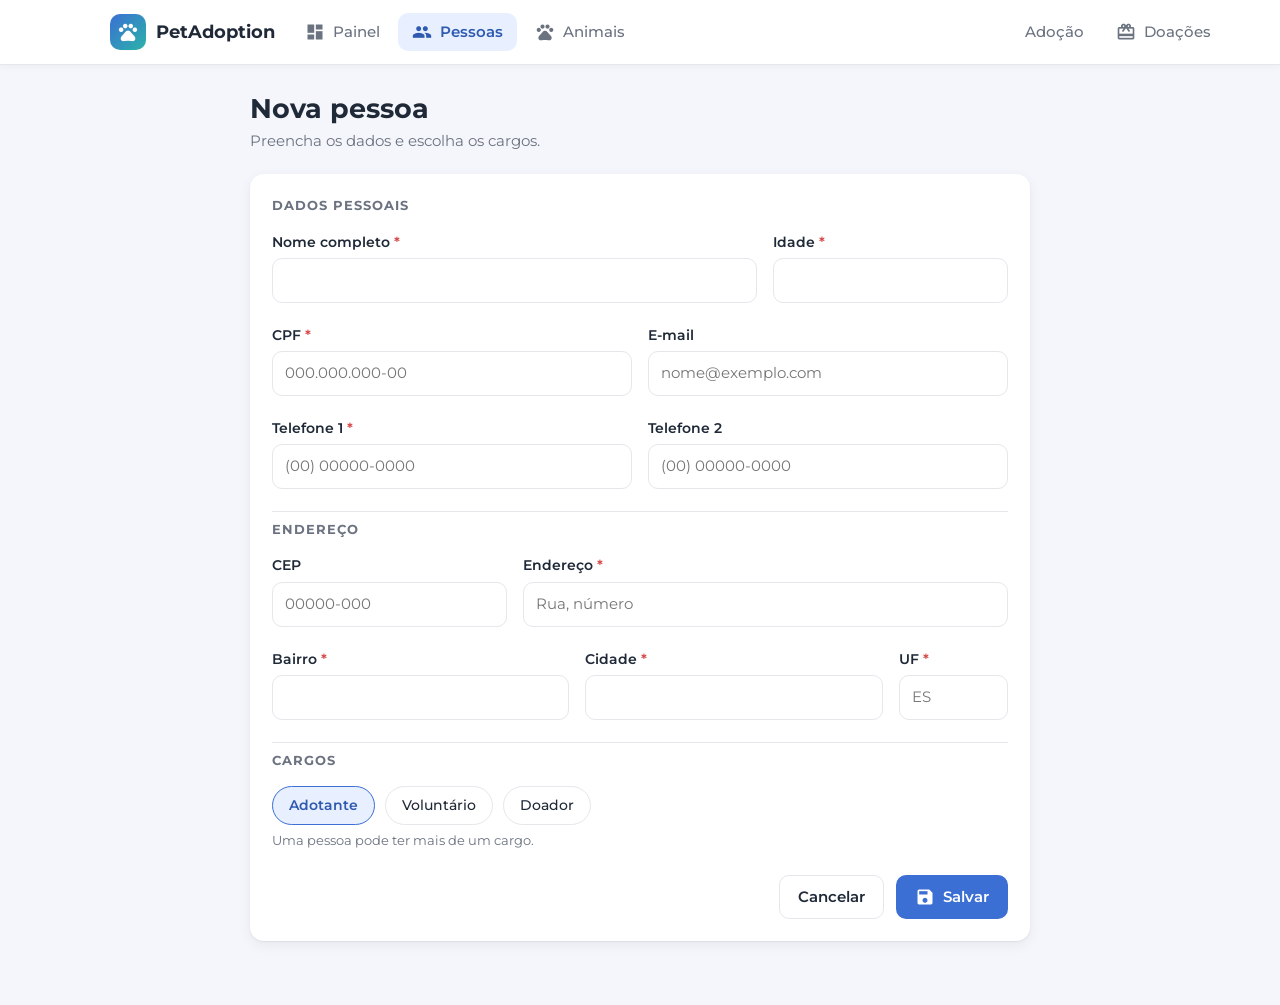
<file: public/CadPessoa.html>
<!DOCTYPE html>
<html lang="pt-br">
<head>
  <meta charset="UTF-8">
  <meta name="viewport" content="width=device-width, initial-scale=1.0">
  <title>Cadastro de pessoa · PetAdoption</title>
  <link href="https://fonts.googleapis.com/icon?family=Material+Icons" rel="stylesheet">
  <link rel="stylesheet" href="/style/app.css">
</head>
<body>
  <main class="page page-narrow">
    <div class="page-header">
      <div>
        <h1 id="titulo">Nova pessoa</h1>
        <p id="subtitulo">Preencha os dados e escolha os cargos.</p>
      </div>
    </div>

    <form id="formPessoa" class="card" novalidate>
      <div class="form-grid">
        <div class="form-section">Dados pessoais</div>

        <div class="field span-8">
          <label for="nomePessoa">Nome completo <span class="req">*</span></label>
          <input type="text" id="nomePessoa" name="nomePessoa" maxlength="100" autocomplete="name" required>
          <span class="error" data-erro="nomePessoa"></span>
        </div>
        <div class="field span-4">
          <label for="idade">Idade <span class="req">*</span></label>
          <input type="number" id="idade" name="idade" min="0" max="120" inputmode="numeric" required>
          <span class="error" data-erro="idade"></span>
        </div>

        <div class="field span-6">
          <label for="cpf">CPF <span class="req">*</span></label>
          <input type="text" id="cpf" name="cpf" inputmode="numeric" placeholder="000.000.000-00" required>
          <span class="error" data-erro="cpf"></span>
        </div>
        <div class="field span-6">
          <label for="email">E-mail</label>
          <input type="email" id="email" name="email" maxlength="100" autocomplete="email" placeholder="nome@exemplo.com">
          <span class="error" data-erro="email"></span>
        </div>

        <div class="field span-6">
          <label for="telefone1">Telefone 1 <span class="req">*</span></label>
          <input type="tel" id="telefone1" name="telefone1" inputmode="tel" placeholder="(00) 00000-0000" required>
          <span class="error" data-erro="telefone1"></span>
        </div>
        <div class="field span-6">
          <label for="telefone2">Telefone 2</label>
          <input type="tel" id="telefone2" name="telefone2" inputmode="tel" placeholder="(00) 00000-0000">
        </div>

        <div class="form-section">Endereço</div>

        <div class="field span-4">
          <label for="cep">CEP</label>
          <input type="text" id="cep" name="cep" inputmode="numeric" placeholder="00000-000">
        </div>
        <div class="field span-8">
          <label for="rua">Endereço <span class="req">*</span></label>
          <input type="text" id="rua" name="rua" maxlength="100" placeholder="Rua, número" required>
          <span class="error" data-erro="rua"></span>
        </div>
        <div class="field span-5">
          <label for="bairro">Bairro <span class="req">*</span></label>
          <input type="text" id="bairro" name="bairro" maxlength="50" required>
          <span class="error" data-erro="bairro"></span>
        </div>
        <div class="field span-5 cidade">
          <label for="cidade">Cidade <span class="req">*</span></label>
          <input type="text" id="cidade" name="cidade" maxlength="100" required>
          <span class="error" data-erro="cidade"></span>
        </div>
        <div class="field span-2">
          <label for="uf">UF <span class="req">*</span></label>
          <input type="text" id="uf" name="uf" maxlength="2" placeholder="ES" required>
          <span class="error" data-erro="uf"></span>
        </div>

        <div class="form-section">Cargos</div>

        <div class="field">
          <div class="chips" role="group" aria-label="Cargos da pessoa">
            <label class="chip"><input type="checkbox" name="tipoPessoa[]" value="adotante" checked><span>Adotante</span></label>
            <label class="chip"><input type="checkbox" name="tipoPessoa[]" value="voluntario"><span>Voluntário</span></label>
            <label class="chip"><input type="checkbox" name="tipoPessoa[]" value="doador"><span>Doador</span></label>
          </div>
          <span class="hint">Uma pessoa pode ter mais de um cargo.</span>
        </div>

        <div class="form-actions">
          <a class="btn btn-secondary" href="Pessoas.html">Cancelar</a>
          <button class="btn btn-primary" type="submit" id="salvar">
            <span class="material-icons" aria-hidden="true">save</span> Salvar
          </button>
        </div>
      </div>
    </form>
  </main>

  <script src="/js/app.js"></script>
  <script src="/js/validacao/enviaPessoa.js"></script>
</body>
</html>
</file>
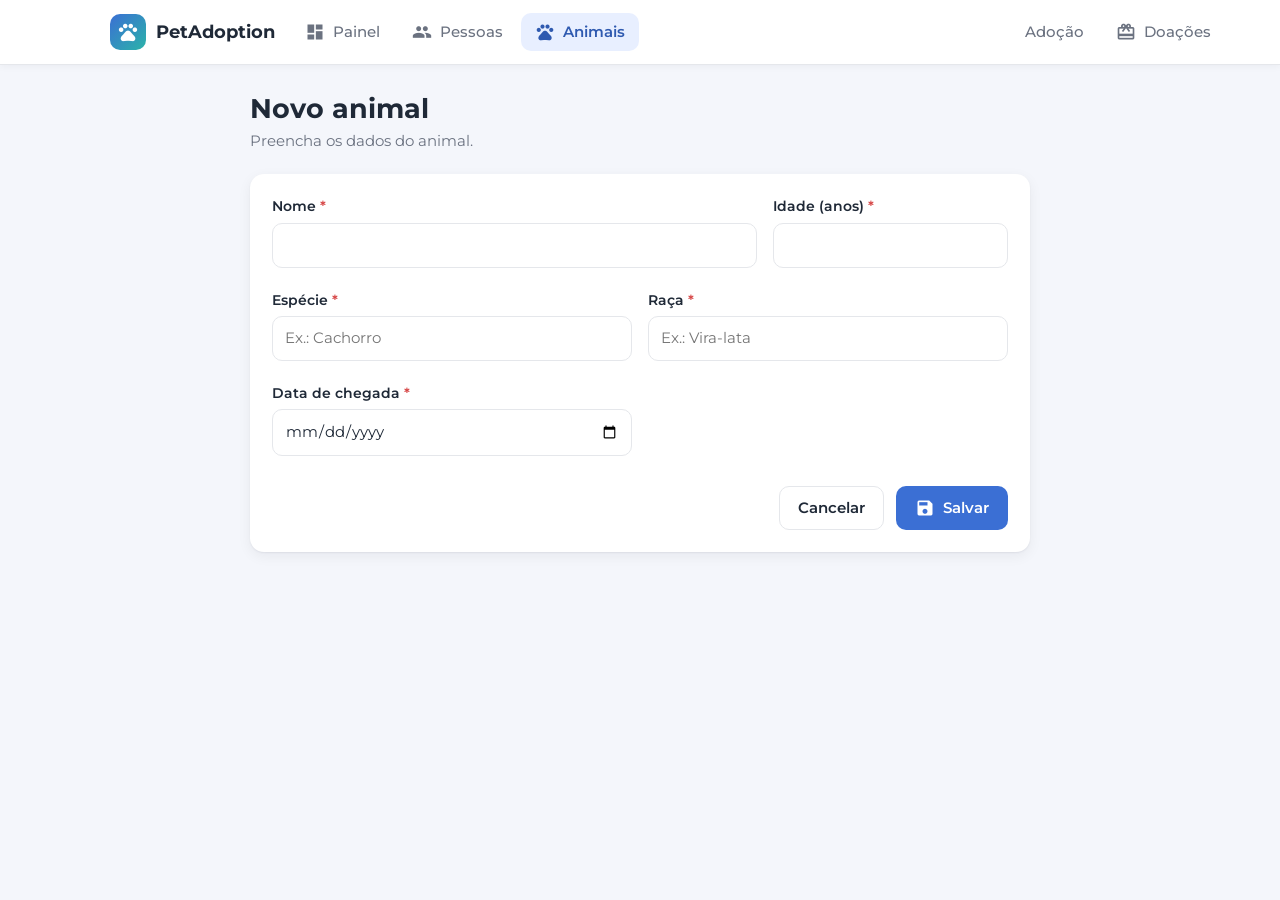
<file: public/CadPet.html>
<!DOCTYPE html>
<html lang="pt-br">
<head>
  <meta charset="UTF-8">
  <meta name="viewport" content="width=device-width, initial-scale=1.0">
  <title>Cadastro de animal · PetAdoption</title>
  <link href="https://fonts.googleapis.com/icon?family=Material+Icons" rel="stylesheet">
  <link rel="stylesheet" href="/style/app.css">
</head>
<body>
  <main class="page page-narrow">
    <div class="page-header">
      <div>
        <h1 id="titulo">Novo animal</h1>
        <p id="subtitulo">Preencha os dados do animal.</p>
      </div>
    </div>

    <form id="formPet" class="card" novalidate>
      <div class="form-grid">
        <div class="field span-8">
          <label for="nomePet">Nome <span class="req">*</span></label>
          <input type="text" id="nomePet" name="nomePet" maxlength="100" required>
          <span class="error" data-erro="nomePet"></span>
        </div>
        <div class="field span-4">
          <label for="idadePet">Idade (anos) <span class="req">*</span></label>
          <input type="number" id="idadePet" name="idadePet" min="0" max="60" inputmode="numeric" required>
          <span class="error" data-erro="idadePet"></span>
        </div>

        <div class="field span-6">
          <label for="especiePet">Espécie <span class="req">*</span></label>
          <input type="text" id="especiePet" name="especiePet" maxlength="100" list="especies" placeholder="Ex.: Cachorro" required>
          <datalist id="especies">
            <option value="Cachorro"></option>
            <option value="Gato"></option>
          </datalist>
          <span class="error" data-erro="especiePet"></span>
        </div>
        <div class="field span-6">
          <label for="racaPet">Raça <span class="req">*</span></label>
          <input type="text" id="racaPet" name="racaPet" maxlength="100" placeholder="Ex.: Vira-lata" required>
          <span class="error" data-erro="racaPet"></span>
        </div>

        <div class="field span-6">
          <label for="dataChegada">Data de chegada <span class="req">*</span></label>
          <input type="date" id="dataChegada" name="dataChegada" required>
          <span class="error" data-erro="dataChegada"></span>
        </div>

        <div class="form-actions">
          <a class="btn btn-secondary" href="Pets.html">Cancelar</a>
          <button class="btn btn-primary" type="submit" id="salvar">
            <span class="material-icons" aria-hidden="true">save</span> Salvar
          </button>
        </div>
      </div>
    </form>
  </main>

  <script src="/js/app.js"></script>
  <script src="/js/validacao/enviaPet.js"></script>
</body>
</html>
</file>
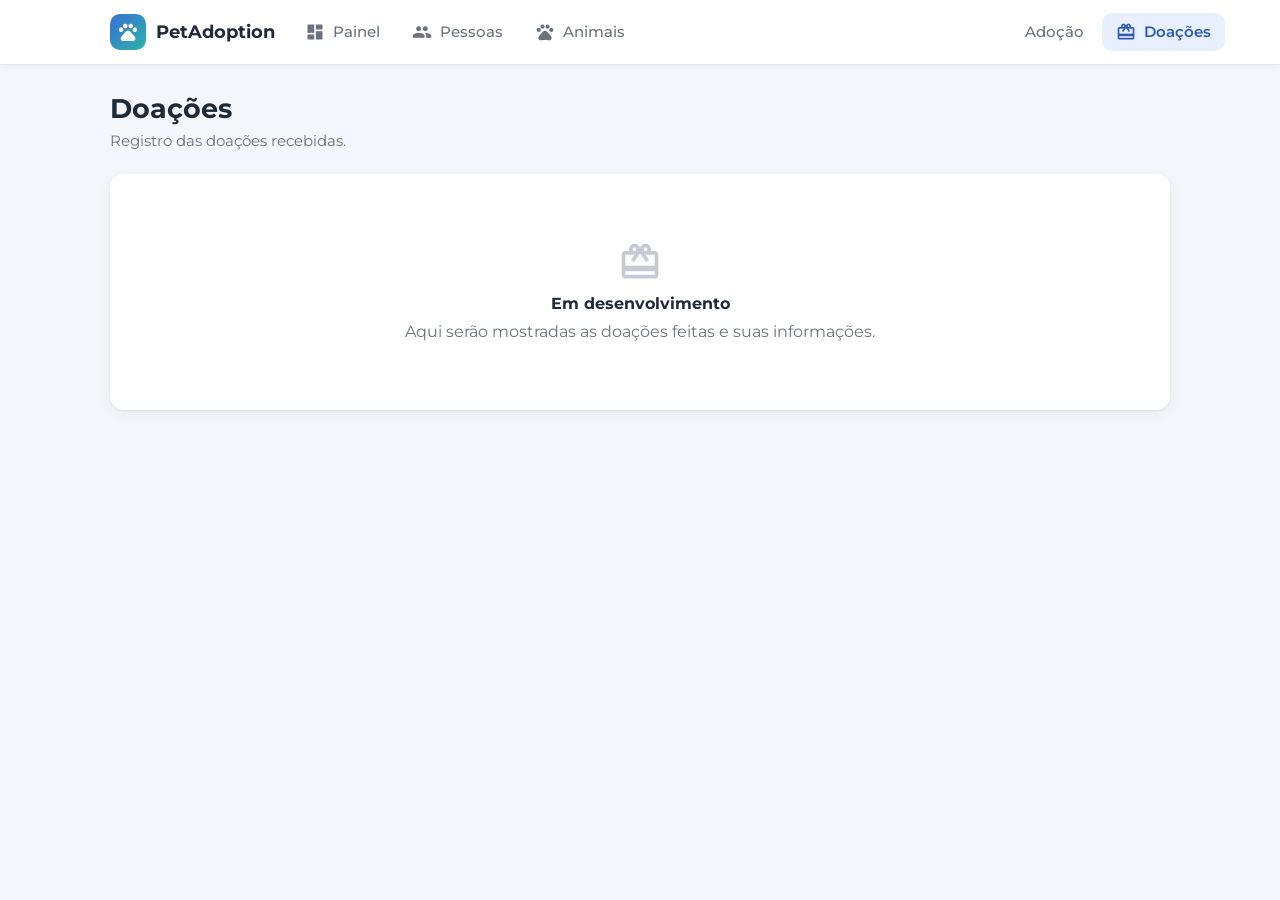
<file: public/Doacoes.html>
<!DOCTYPE html>
<html lang="pt-br">
<head>
  <meta charset="UTF-8">
  <meta name="viewport" content="width=device-width, initial-scale=1.0">
  <title>Doações · PetAdoption</title>
  <link href="https://fonts.googleapis.com/icon?family=Material+Icons" rel="stylesheet">
  <link rel="stylesheet" href="/style/app.css">
</head>
<body>
  <main class="page">
    <div class="page-header">
      <div>
        <h1>Doações</h1>
        <p>Registro das doações recebidas.</p>
      </div>
    </div>

    <div class="card">
      <div class="empty">
        <span class="material-icons" aria-hidden="true">redeem</span>
        <strong>Em desenvolvimento</strong>
        Aqui serão mostradas as doações feitas e suas informações.
      </div>
    </div>
  </main>

  <script src="/js/app.js"></script>
</body>
</html>
</file>
<file: style/app.css>
/* ==========================================================================
   PetAdoption — estilos compartilhados por todas as páginas
   ========================================================================== */

@import url('https://fonts.googleapis.com/css2?family=Montserrat:wght@400;500;600;700&display=swap');

:root {
  --bg: #f4f6fb;
  --surface: #ffffff;
  --text: #1f2937;
  --muted: #6b7280;
  --border: #e5e7eb;
  --primary: #3b6fd4;
  --primary-dark: #2f5ab0;
  --primary-soft: #e8efff;
  --accent: #2bb3a9;
  --danger: #d64545;
  --danger-soft: #fdecec;
  --success: #1f9d63;
  --success-soft: #e3f6ec;
  --warning-soft: #fff4dc;
  --warning: #9a6a00;
  --radius: 14px;
  --shadow: 0 1px 2px rgba(16, 24, 40, 0.06), 0 4px 14px rgba(16, 24, 40, 0.06);
  --shadow-lg: 0 12px 32px rgba(16, 24, 40, 0.18);
}

* {
  box-sizing: border-box;
  margin: 0;
  padding: 0;
}

html {
  -webkit-text-size-adjust: 100%;
}

body {
  font-family: 'Montserrat', system-ui, -apple-system, 'Segoe UI', sans-serif;
  background: var(--bg);
  color: var(--text);
  line-height: 1.5;
  min-height: 100vh;
}

a {
  color: var(--primary);
}

:focus-visible {
  outline: 3px solid rgba(59, 111, 212, 0.45);
  outline-offset: 2px;
}

/* ---------- Menu superior ---------- */
.nav {
  position: sticky;
  top: 0;
  z-index: 50;
  background: var(--surface);
  border-bottom: 1px solid var(--border);
  box-shadow: 0 1px 8px rgba(16, 24, 40, 0.05);
}

.nav-inner {
  max-width: 1100px;
  margin: 0 auto;
  padding: 0 20px;
  height: 64px;
  display: flex;
  align-items: center;
  justify-content: space-between;
  gap: 16px;
}

.brand {
  display: flex;
  align-items: center;
  gap: 10px;
  text-decoration: none;
  font-weight: 700;
  font-size: 1.1rem;
  color: var(--text);
}

.brand-icon {
  width: 36px;
  height: 36px;
  border-radius: 10px;
  display: grid;
  place-items: center;
  color: #fff;
  background: linear-gradient(135deg, var(--primary), var(--accent));
}

.brand-icon .material-icons {
  font-size: 22px;
}

.nav-links {
  display: flex;
  gap: 4px;
  list-style: none;
}

.nav-links a {
  display: flex;
  align-items: center;
  gap: 8px;
  padding: 8px 14px;
  border-radius: 10px;
  text-decoration: none;
  color: var(--muted);
  font-weight: 500;
  font-size: 0.92rem;
  transition: background 0.15s, color 0.15s;
}

.nav-links a .material-icons {
  font-size: 20px;
}

.nav-links a:hover {
  background: var(--bg);
  color: var(--text);
}

.nav-links a.active {
  background: var(--primary-soft);
  color: var(--primary-dark);
  font-weight: 600;
}

.nav-toggle {
  display: none;
  background: none;
  border: 0;
  cursor: pointer;
  padding: 6px;
  border-radius: 8px;
  color: var(--text);
}

/* ---------- Estrutura da página ---------- */
.page {
  max-width: 1100px;
  margin: 0 auto;
  padding: 28px 20px 64px;
}

.page-narrow {
  max-width: 820px;
}

.page-header {
  display: flex;
  align-items: flex-end;
  justify-content: space-between;
  gap: 16px;
  flex-wrap: wrap;
  margin-bottom: 22px;
}

.page-header h1 {
  font-size: 1.7rem;
  font-weight: 700;
  line-height: 1.2;
}

.page-header p {
  color: var(--muted);
  margin-top: 4px;
  font-size: 0.95rem;
}

.section-title {
  display: flex;
  align-items: center;
  gap: 10px;
  font-size: 1.15rem;
  font-weight: 600;
  margin: 30px 0 14px;
}

.count-pill {
  font-size: 0.78rem;
  font-weight: 600;
  background: var(--primary-soft);
  color: var(--primary-dark);
  border-radius: 999px;
  padding: 2px 10px;
}

.card {
  background: var(--surface);
  border-radius: var(--radius);
  box-shadow: var(--shadow);
  padding: 22px;
}

/* ---------- Botões ---------- */
.btn {
  display: inline-flex;
  align-items: center;
  justify-content: center;
  gap: 8px;
  padding: 10px 18px;
  border-radius: 10px;
  border: 1px solid transparent;
  font: inherit;
  font-weight: 600;
  font-size: 0.92rem;
  cursor: pointer;
  text-decoration: none;
  transition: background 0.15s, box-shadow 0.15s, transform 0.05s;
}

.btn .material-icons {
  font-size: 20px;
}

.btn:active {
  transform: translateY(1px);
}

.btn:disabled {
  opacity: 0.6;
  cursor: not-allowed;
}

.btn-primary {
  background: var(--primary);
  color: #fff;
}

.btn-primary:hover:not(:disabled) {
  background: var(--primary-dark);
}

.btn-secondary {
  background: var(--surface);
  color: var(--text);
  border-color: var(--border);
}

.btn-secondary:hover:not(:disabled) {
  background: var(--bg);
}

.btn-danger {
  background: var(--danger);
  color: #fff;
}

.btn-danger:hover:not(:disabled) {
  background: #b93636;
}

.icon-btn {
  display: inline-grid;
  place-items: center;
  width: 36px;
  height: 36px;
  border-radius: 10px;
  border: 0;
  background: transparent;
  color: var(--muted);
  cursor: pointer;
  text-decoration: none;
  flex: none;
  transition: background 0.15s, color 0.15s;
}

.icon-btn:hover {
  background: var(--bg);
  color: var(--primary-dark);
}

.icon-btn.danger:hover {
  background: var(--danger-soft);
  color: var(--danger);
}

.icon-btn .material-icons {
  font-size: 20px;
}

/* ---------- Barra de busca e filtros ---------- */
.toolbar {
  display: flex;
  gap: 12px;
  flex-wrap: wrap;
  margin-bottom: 18px;
}

.search {
  position: relative;
  flex: 1 1 260px;
}

.search .material-icons {
  position: absolute;
  left: 12px;
  top: 50%;
  transform: translateY(-50%);
  color: var(--muted);
  font-size: 20px;
  pointer-events: none;
}

.search input {
  padding-left: 42px;
}

/* ---------- Campos de formulário ---------- */
input,
select {
  width: 100%;
  font: inherit;
  font-size: 0.95rem;
  color: var(--text);
  background: var(--surface);
  border: 1px solid var(--border);
  border-radius: 10px;
  padding: 10px 12px;
  transition: border-color 0.15s, box-shadow 0.15s;
}

input:focus,
select:focus {
  outline: none;
  border-color: var(--primary);
  box-shadow: 0 0 0 3px rgba(59, 111, 212, 0.18);
}

input[aria-invalid='true'] {
  border-color: var(--danger);
}

.toolbar select {
  width: auto;
  min-width: 180px;
}

.form-grid {
  display: grid;
  grid-template-columns: repeat(12, 1fr);
  gap: 16px;
}

.field {
  grid-column: span 12;
  display: flex;
  flex-direction: column;
  gap: 6px;
}

.field label,
.legend {
  font-size: 0.85rem;
  font-weight: 600;
}

.field .hint {
  font-size: 0.8rem;
  color: var(--muted);
}

.field .error {
  font-size: 0.8rem;
  color: var(--danger);
  min-height: 0;
}

.req {
  color: var(--danger);
}

.span-2 { grid-column: span 2; }
.span-3 { grid-column: span 3; }
.span-4 { grid-column: span 4; }
.span-5 { grid-column: span 5; }
.span-6 { grid-column: span 6; }
.span-8 { grid-column: span 8; }

.form-section {
  grid-column: span 12;
  font-size: 0.8rem;
  font-weight: 700;
  letter-spacing: 0.08em;
  text-transform: uppercase;
  color: var(--muted);
  padding-top: 8px;
  border-top: 1px solid var(--border);
}

.form-section:first-child {
  border-top: 0;
  padding-top: 0;
}

.chips {
  display: flex;
  gap: 10px;
  flex-wrap: wrap;
}

.chip {
  position: relative;
}

.chip input {
  position: absolute;
  opacity: 0;
  width: 1px;
  height: 1px;
}

.chip span {
  display: inline-flex;
  align-items: center;
  gap: 6px;
  padding: 8px 16px;
  border-radius: 999px;
  border: 1px solid var(--border);
  background: var(--surface);
  font-size: 0.9rem;
  font-weight: 500;
  cursor: pointer;
  user-select: none;
  transition: all 0.15s;
}

.chip input:checked + span {
  background: var(--primary-soft);
  border-color: var(--primary);
  color: var(--primary-dark);
  font-weight: 600;
}

.chip input:focus-visible + span {
  outline: 3px solid rgba(59, 111, 212, 0.45);
  outline-offset: 2px;
}

.form-actions {
  grid-column: span 12;
  display: flex;
  justify-content: flex-end;
  gap: 12px;
  margin-top: 8px;
}

/* ---------- Tabelas ---------- */
.table-wrap {
  background: var(--surface);
  border-radius: var(--radius);
  box-shadow: var(--shadow);
  overflow-x: auto;
}

table {
  width: 100%;
  border-collapse: collapse;
  font-size: 0.92rem;
}

th {
  text-align: left;
  font-size: 0.75rem;
  letter-spacing: 0.06em;
  text-transform: uppercase;
  color: var(--muted);
  font-weight: 600;
  padding: 14px 16px;
  background: #fafbfd;
  border-bottom: 1px solid var(--border);
  white-space: nowrap;
}

td {
  padding: 14px 16px;
  border-bottom: 1px solid var(--border);
  vertical-align: middle;
}

tbody tr:last-child td {
  border-bottom: 0;
}

tbody tr:hover td {
  background: #fafbfd;
}

td .sub {
  display: block;
  color: var(--muted);
  font-size: 0.82rem;
}

.col-actions {
  text-align: right;
  white-space: nowrap;
  width: 1%;
}

.table-select tbody tr {
  cursor: pointer;
}

.table-select tbody tr.selected td {
  background: var(--primary-soft);
}

.table-select tbody tr.selected td:first-child {
  box-shadow: inset 4px 0 0 var(--primary);
}

.scroll-box {
  max-height: 260px;
  overflow-y: auto;
}

/* ---------- Selos ---------- */
.badge {
  display: inline-block;
  font-size: 0.75rem;
  font-weight: 600;
  padding: 3px 10px;
  border-radius: 999px;
  margin: 2px 4px 2px 0;
  background: var(--primary-soft);
  color: var(--primary-dark);
}

.badge.green { background: var(--success-soft); color: var(--success); }
.badge.gray { background: #eef0f4; color: var(--muted); }
.badge.amber { background: var(--warning-soft); color: var(--warning); }

/* ---------- Cartões de pets ---------- */
.grid {
  display: grid;
  grid-template-columns: repeat(auto-fill, minmax(250px, 1fr));
  gap: 16px;
}

.pet-card {
  background: var(--surface);
  border-radius: var(--radius);
  box-shadow: var(--shadow);
  padding: 18px;
  display: flex;
  flex-direction: column;
  gap: 12px;
  transition: transform 0.15s, box-shadow 0.15s;
}

.pet-card:hover {
  transform: translateY(-2px);
  box-shadow: 0 2px 4px rgba(16, 24, 40, 0.06), 0 10px 24px rgba(16, 24, 40, 0.1);
}

.pet-top {
  display: flex;
  align-items: center;
  gap: 12px;
}

.avatar {
  width: 46px;
  height: 46px;
  border-radius: 12px;
  display: grid;
  place-items: center;
  background: var(--primary-soft);
  color: var(--primary-dark);
  flex: none;
}

.avatar.adopted {
  background: var(--success-soft);
  color: var(--success);
}

.pet-name {
  font-weight: 700;
  font-size: 1.05rem;
  line-height: 1.2;
}

.pet-species {
  color: var(--muted);
  font-size: 0.85rem;
}

.pet-facts {
  display: grid;
  grid-template-columns: 1fr 1fr;
  gap: 8px 12px;
  font-size: 0.85rem;
}

.pet-facts dt {
  color: var(--muted);
  font-size: 0.72rem;
  text-transform: uppercase;
  letter-spacing: 0.05em;
  font-weight: 600;
}

.pet-facts dd {
  font-weight: 500;
}

.pet-foot {
  display: flex;
  justify-content: space-between;
  align-items: center;
  gap: 8px;
  border-top: 1px solid var(--border);
  padding-top: 10px;
  min-height: 48px;
}

.pet-owner {
  font-size: 0.82rem;
  color: var(--success);
  font-weight: 600;
  min-width: 0;
}

.pet-actions {
  display: flex;
  flex: none;
}

/* ---------- Painel ---------- */
.stats {
  display: grid;
  grid-template-columns: repeat(auto-fit, minmax(210px, 1fr));
  gap: 16px;
  margin-bottom: 20px;
}

.stat {
  display: flex;
  align-items: center;
  gap: 14px;
  background: var(--surface);
  border-radius: var(--radius);
  box-shadow: var(--shadow);
  padding: 18px 20px;
}

.stat .avatar {
  width: 52px;
  height: 52px;
}

.stat-value {
  font-size: 1.8rem;
  font-weight: 700;
  line-height: 1.1;
}

.stat-label {
  color: var(--muted);
  font-size: 0.85rem;
}

.charts {
  display: grid;
  grid-template-columns: repeat(auto-fit, minmax(300px, 1fr));
  gap: 16px;
}

.chart-box h2 {
  font-size: 1rem;
  font-weight: 600;
  margin-bottom: 14px;
}

.chart-holder {
  position: relative;
  height: 280px;
}

/* ---------- Estados vazios e carregando ---------- */
.empty {
  text-align: center;
  color: var(--muted);
  padding: 44px 20px;
}

.empty .material-icons {
  font-size: 44px;
  color: #c4cad6;
  display: block;
  margin: 0 auto 8px;
}

.empty strong {
  display: block;
  color: var(--text);
  margin-bottom: 4px;
}

.loading {
  text-align: center;
  color: var(--muted);
  padding: 36px 20px;
}

/* ---------- Avisos (toasts) ---------- */
.toasts {
  position: fixed;
  right: 20px;
  bottom: 20px;
  z-index: 200;
  display: flex;
  flex-direction: column;
  gap: 10px;
  max-width: min(92vw, 380px);
}

.toast {
  display: flex;
  align-items: flex-start;
  gap: 10px;
  background: var(--text);
  color: #fff;
  padding: 12px 16px;
  border-radius: 12px;
  box-shadow: var(--shadow-lg);
  font-size: 0.92rem;
  animation: toast-in 0.2s ease-out;
}

.toast .material-icons {
  font-size: 20px;
  margin-top: 1px;
}

.toast.success .material-icons { color: #6ee7a8; }
.toast.error .material-icons { color: #ff9b9b; }

@keyframes toast-in {
  from { opacity: 0; transform: translateY(8px); }
  to { opacity: 1; transform: none; }
}

/* ---------- Janelas (dialog) ---------- */
dialog {
  border: 0;
  border-radius: var(--radius);
  box-shadow: var(--shadow-lg);
  padding: 0;
  width: min(92vw, 440px);
  margin: auto;
  color: var(--text);
}

dialog::backdrop {
  background: rgba(16, 24, 40, 0.5);
}

.dialog-body {
  padding: 24px;
}

.dialog-body h2 {
  font-size: 1.15rem;
  margin-bottom: 8px;
}

.dialog-body p {
  color: var(--muted);
  font-size: 0.95rem;
}

.dialog-body .form-grid {
  margin-top: 16px;
}

.dialog-error {
  margin-top: 12px;
  color: var(--danger);
  font-size: 0.88rem;
}

.dialog-actions {
  display: flex;
  justify-content: flex-end;
  gap: 10px;
  padding: 14px 24px;
  background: #fafbfd;
  border-top: 1px solid var(--border);
  border-radius: 0 0 var(--radius) var(--radius);
}

/* ---------- Adoção: passos ---------- */
.steps {
  display: grid;
  grid-template-columns: repeat(auto-fit, minmax(320px, 1fr));
  gap: 16px;
  margin-bottom: 16px;
}

.step-title {
  display: flex;
  align-items: center;
  gap: 10px;
  font-weight: 600;
  margin-bottom: 14px;
}

.step-num {
  width: 26px;
  height: 26px;
  border-radius: 50%;
  display: grid;
  place-items: center;
  background: var(--primary);
  color: #fff;
  font-size: 0.8rem;
  font-weight: 700;
}

.confirm-bar {
  display: flex;
  align-items: flex-end;
  justify-content: space-between;
  gap: 16px;
  flex-wrap: wrap;
}

.confirm-bar .summary {
  color: var(--muted);
  font-size: 0.92rem;
}

.confirm-bar .summary strong {
  color: var(--text);
}

.confirm-bar .date-field {
  width: 200px;
}

/* ---------- Responsivo ---------- */
@media (max-width: 860px) {
  .nav-toggle {
    display: inline-flex;
  }

  .nav-links {
    display: none;
    position: absolute;
    top: 64px;
    left: 0;
    right: 0;
    background: var(--surface);
    border-bottom: 1px solid var(--border);
    padding: 10px 16px 16px;
    flex-direction: column;
    box-shadow: 0 10px 20px rgba(16, 24, 40, 0.08);
  }

  .nav-links.open {
    display: flex;
  }

  .span-3, .span-4, .span-5, .span-6, .span-8 {
    grid-column: span 12;
  }

  /* UF cabe ao lado da cidade mesmo no celular */
  .span-2 {
    grid-column: span 4;
  }

  .span-5.cidade {
    grid-column: span 8;
  }
}

/* Tabelas viram cartões empilhados no celular (cada célula mostra o seu rótulo) */
@media (max-width: 700px) {
  .table-stack thead {
    display: none;
  }

  .table-stack,
  .table-stack tbody,
  .table-stack tr,
  .table-stack td {
    display: block;
    width: 100%;
  }

  .table-stack tr {
    padding: 12px 16px;
    border-bottom: 1px solid var(--border);
  }

  .table-stack tbody tr:last-child {
    border-bottom: 0;
  }

  .table-stack td {
    display: flex;
    justify-content: space-between;
    align-items: baseline;
    gap: 16px;
    padding: 5px 0;
    border: 0;
    text-align: right;
  }

  .table-stack td::before {
    content: attr(data-label);
    flex: none;
    text-align: left;
    color: var(--muted);
    font-size: 0.72rem;
    font-weight: 600;
    letter-spacing: 0.05em;
    text-transform: uppercase;
  }

  .table-stack td.col-actions {
    justify-content: flex-end;
    white-space: normal;
    padding-top: 8px;
  }

  .table-stack td.col-actions::before {
    content: none;
  }
}

@media (max-width: 560px) {
  .page-header h1 {
    font-size: 1.4rem;
  }

  .toolbar select {
    width: 100%;
  }

  .confirm-bar .date-field {
    width: 100%;
  }

  .confirm-bar .btn {
    width: 100%;
  }
}

@media (prefers-reduced-motion: reduce) {
  * {
    animation: none !important;
    transition: none !important;
  }
}
</file>
